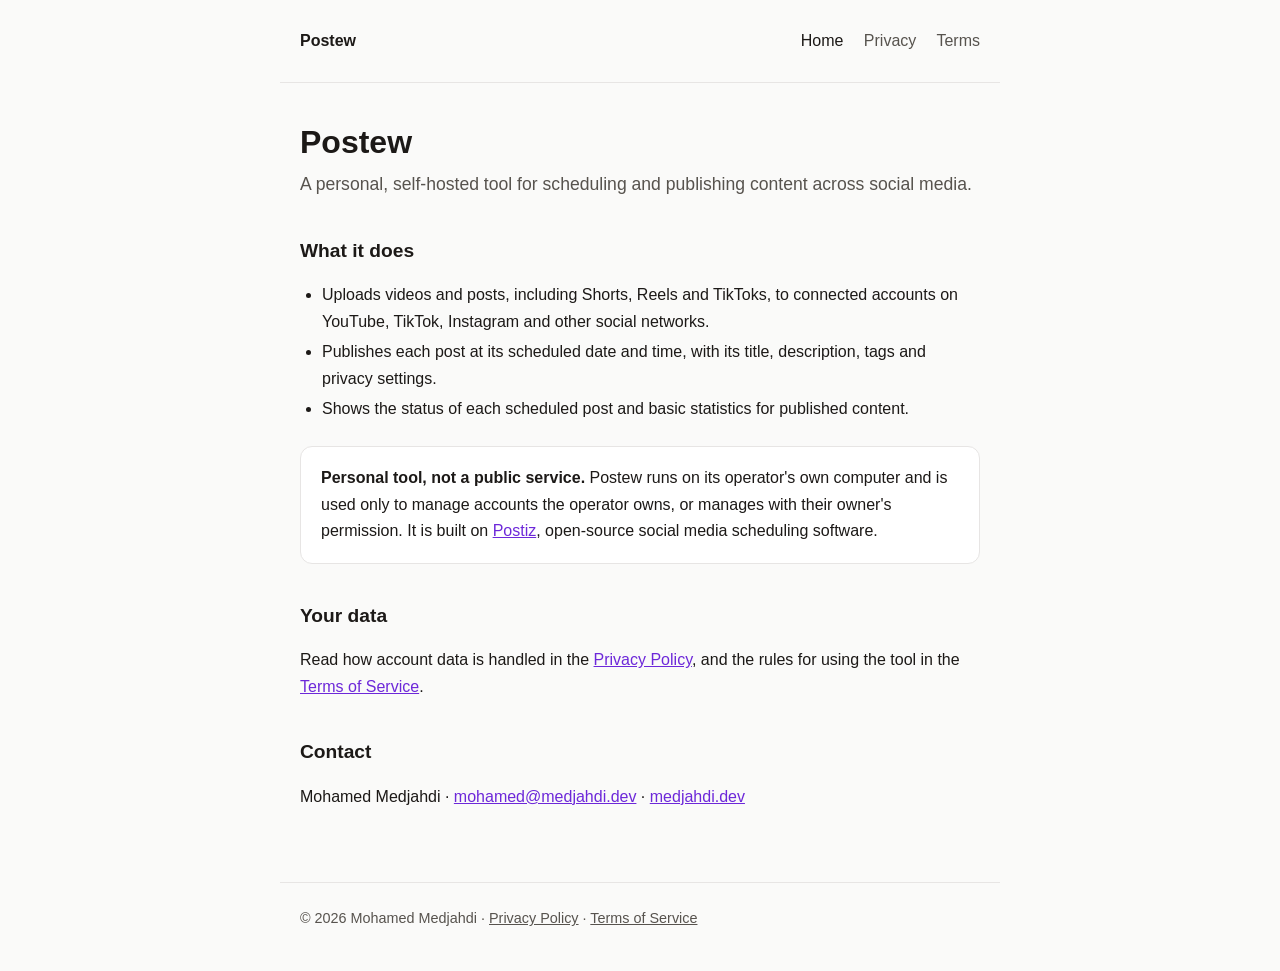
<file: index.html>
<!doctype html>
<html lang="en">
<head>
  <meta charset="utf-8">
  <meta name="viewport" content="width=device-width, initial-scale=1">
  <title>Postew</title>
  <meta name="description" content="Postew is a personal, self-hosted tool that schedules and publishes videos and posts to YouTube, TikTok, Instagram and other social networks.">
  <link rel="stylesheet" href="style.css">
</head>
<body>
  <header>
    <a class="brand" href="./">Postew</a>
    <nav>
      <a href="./" aria-current="page">Home</a>
      <a href="privacy.html">Privacy</a>
      <a href="terms.html">Terms</a>
    </nav>
  </header>

  <main>
    <h1>Postew</h1>
    <p class="lead">A personal, self-hosted tool for scheduling and publishing content across social media.</p>

    <h2>What it does</h2>
    <ul>
      <li>Uploads videos and posts, including Shorts, Reels and TikToks, to connected accounts on YouTube, TikTok, Instagram and other social networks.</li>
      <li>Publishes each post at its scheduled date and time, with its title, description, tags and privacy settings.</li>
      <li>Shows the status of each scheduled post and basic statistics for published content.</li>
    </ul>

    <div class="card">
      <strong>Personal tool, not a public service.</strong>
      Postew runs on its operator's own computer and is used only to manage accounts the operator owns, or manages with their owner's permission.
      It is built on <a href="https://github.com/gitroomhq/postiz-app">Postiz</a>, open-source social media scheduling software.
    </div>

    <h2>Your data</h2>
    <p>Read how account data is handled in the <a href="privacy.html">Privacy Policy</a>, and the rules for using the tool in the <a href="terms.html">Terms of Service</a>.</p>

    <h2>Contact</h2>
    <p>Mohamed Medjahdi &middot; <a href="mailto:mohamed@medjahdi.dev">mohamed@medjahdi.dev</a> &middot; <a href="https://medjahdi.dev">medjahdi.dev</a></p>
  </main>

  <footer>
    &copy; 2026 Mohamed Medjahdi &middot; <a href="privacy.html">Privacy Policy</a> &middot; <a href="terms.html">Terms of Service</a>
  </footer>
</body>
</html>
</file>
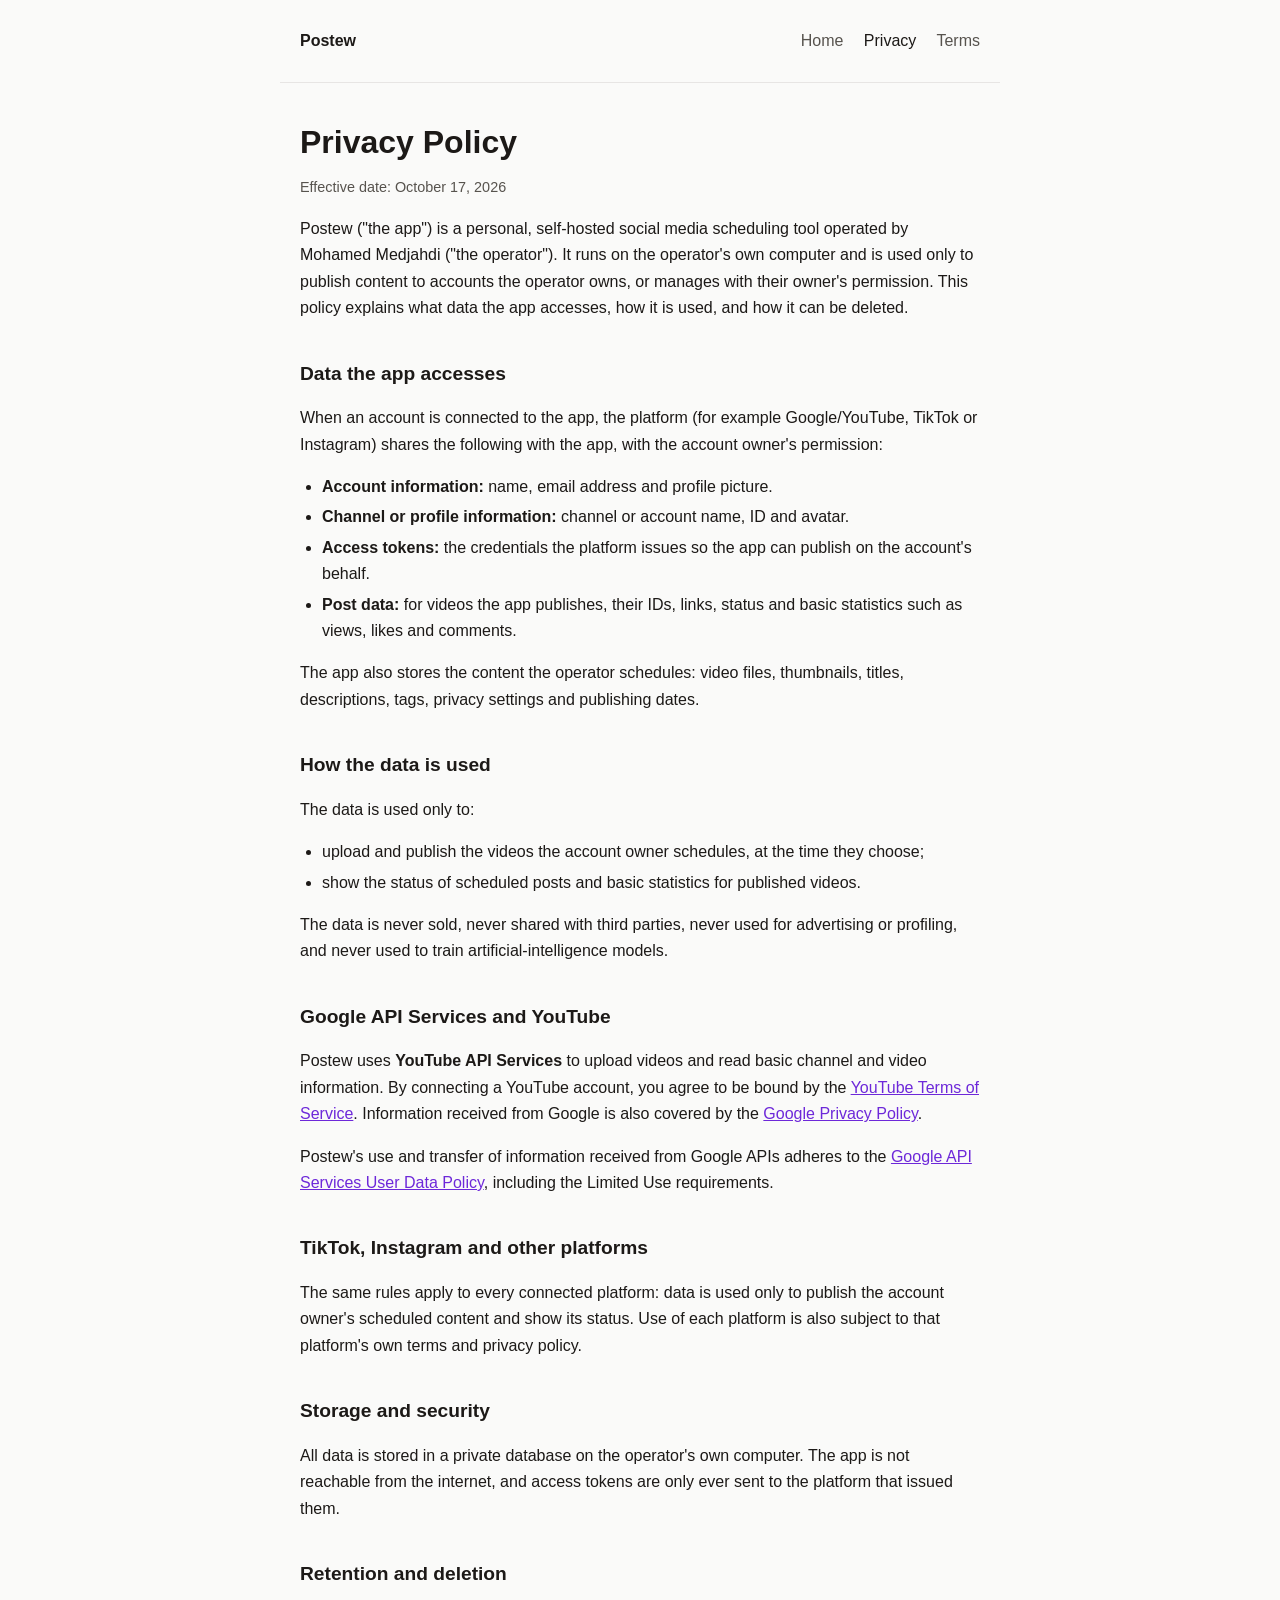
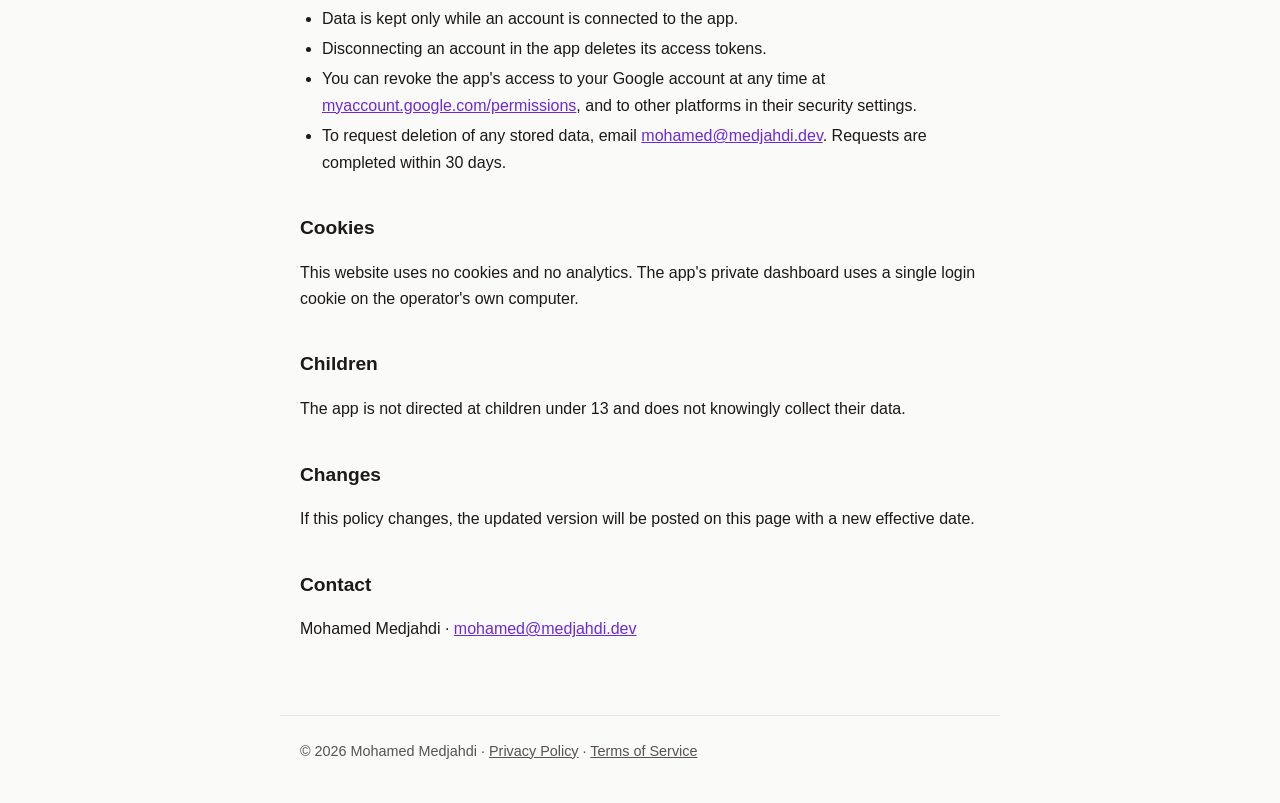
<file: privacy.html>
<!doctype html>
<html lang="en">
<head>
  <meta charset="utf-8">
  <meta name="viewport" content="width=device-width, initial-scale=1">
  <title>Privacy Policy · Postew</title>
  <meta name="description" content="How Postew collects, uses, stores and deletes data from connected social media accounts.">
  <link rel="stylesheet" href="style.css">
</head>
<body>
  <header>
    <a class="brand" href="./">Postew</a>
    <nav>
      <a href="./">Home</a>
      <a href="privacy.html" aria-current="page">Privacy</a>
      <a href="terms.html">Terms</a>
    </nav>
  </header>

  <main>
    <h1>Privacy Policy</h1>
    <p class="updated">Effective date: October 17, 2026</p>

    <p>Postew ("the app") is a personal, self-hosted social media scheduling tool operated by Mohamed Medjahdi ("the operator"). It runs on the operator's own computer and is used only to publish content to accounts the operator owns, or manages with their owner's permission. This policy explains what data the app accesses, how it is used, and how it can be deleted.</p>

    <h2>Data the app accesses</h2>
    <p>When an account is connected to the app, the platform (for example Google/YouTube, TikTok or Instagram) shares the following with the app, with the account owner's permission:</p>
    <ul>
      <li><strong>Account information:</strong> name, email address and profile picture.</li>
      <li><strong>Channel or profile information:</strong> channel or account name, ID and avatar.</li>
      <li><strong>Access tokens:</strong> the credentials the platform issues so the app can publish on the account's behalf.</li>
      <li><strong>Post data:</strong> for videos the app publishes, their IDs, links, status and basic statistics such as views, likes and comments.</li>
    </ul>
    <p>The app also stores the content the operator schedules: video files, thumbnails, titles, descriptions, tags, privacy settings and publishing dates.</p>

    <h2>How the data is used</h2>
    <p>The data is used only to:</p>
    <ul>
      <li>upload and publish the videos the account owner schedules, at the time they choose;</li>
      <li>show the status of scheduled posts and basic statistics for published videos.</li>
    </ul>
    <p>The data is never sold, never shared with third parties, never used for advertising or profiling, and never used to train artificial-intelligence models.</p>

    <h2>Google API Services and YouTube</h2>
    <p>Postew uses <strong>YouTube API Services</strong> to upload videos and read basic channel and video information. By connecting a YouTube account, you agree to be bound by the <a href="https://www.youtube.com/t/terms">YouTube Terms of Service</a>. Information received from Google is also covered by the <a href="https://policies.google.com/privacy">Google Privacy Policy</a>.</p>
    <p>Postew's use and transfer of information received from Google APIs adheres to the <a href="https://developers.google.com/terms/api-services-user-data-policy">Google API Services User Data Policy</a>, including the Limited Use requirements.</p>

    <h2>TikTok, Instagram and other platforms</h2>
    <p>The same rules apply to every connected platform: data is used only to publish the account owner's scheduled content and show its status. Use of each platform is also subject to that platform's own terms and privacy policy.</p>

    <h2>Storage and security</h2>
    <p>All data is stored in a private database on the operator's own computer. The app is not reachable from the internet, and access tokens are only ever sent to the platform that issued them.</p>

    <h2>Retention and deletion</h2>
    <ul>
      <li>Data is kept only while an account is connected to the app.</li>
      <li>Disconnecting an account in the app deletes its access tokens.</li>
      <li>You can revoke the app's access to your Google account at any time at <a href="https://myaccount.google.com/permissions">myaccount.google.com/permissions</a>, and to other platforms in their security settings.</li>
      <li>To request deletion of any stored data, email <a href="mailto:mohamed@medjahdi.dev">mohamed@medjahdi.dev</a>. Requests are completed within 30 days.</li>
    </ul>

    <h2>Cookies</h2>
    <p>This website uses no cookies and no analytics. The app's private dashboard uses a single login cookie on the operator's own computer.</p>

    <h2>Children</h2>
    <p>The app is not directed at children under 13 and does not knowingly collect their data.</p>

    <h2>Changes</h2>
    <p>If this policy changes, the updated version will be posted on this page with a new effective date.</p>

    <h2>Contact</h2>
    <p>Mohamed Medjahdi &middot; <a href="mailto:mohamed@medjahdi.dev">mohamed@medjahdi.dev</a></p>
  </main>

  <footer>
    &copy; 2026 Mohamed Medjahdi &middot; <a href="privacy.html">Privacy Policy</a> &middot; <a href="terms.html">Terms of Service</a>
  </footer>
</body>
</html>
</file>
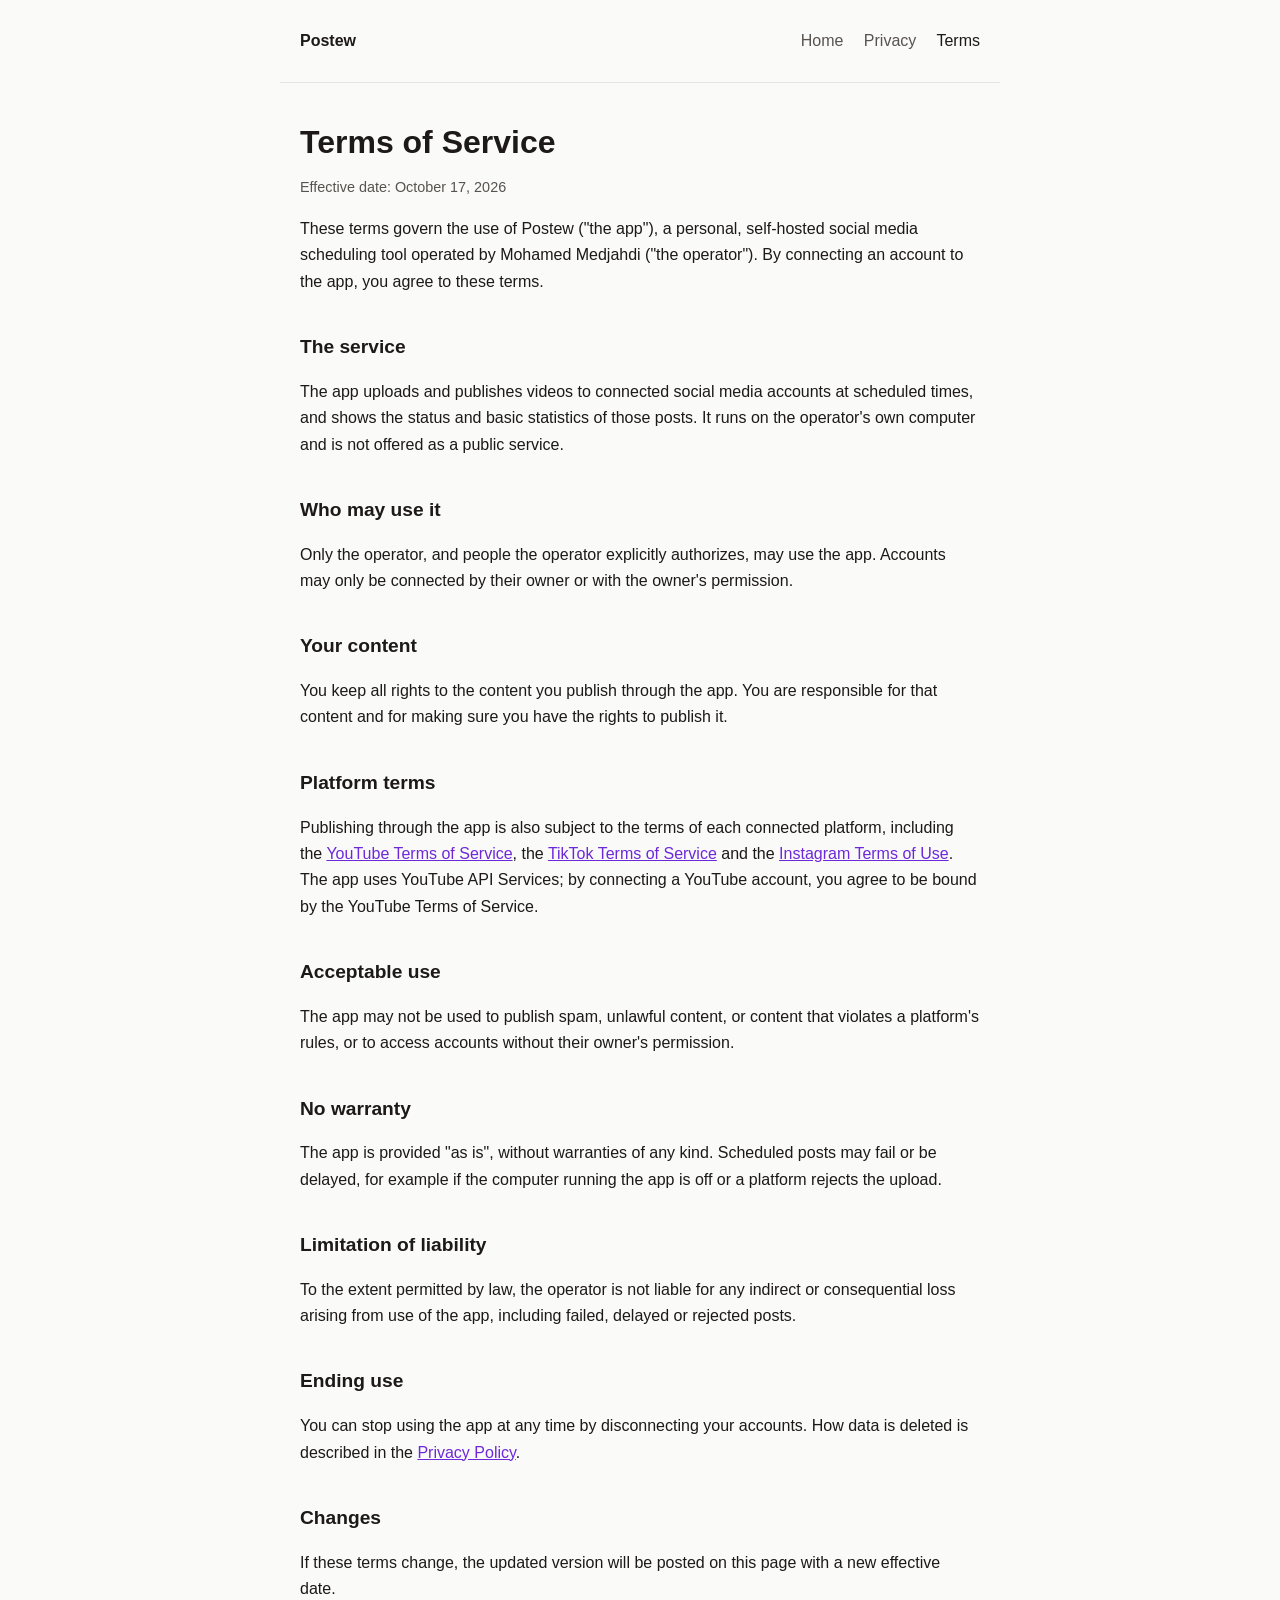
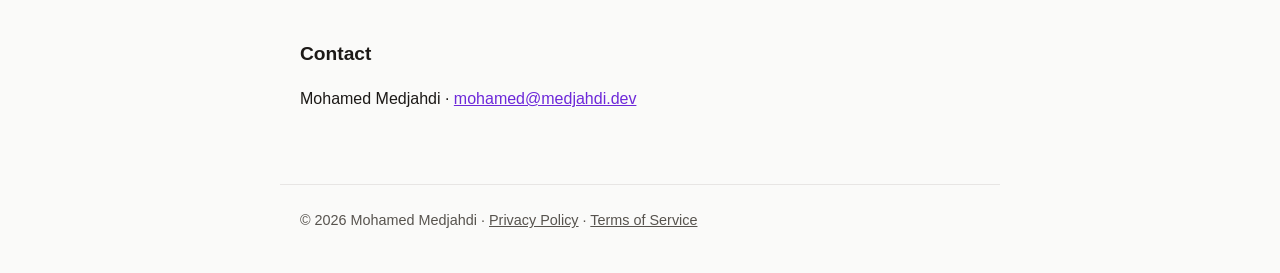
<file: terms.html>
<!doctype html>
<html lang="en">
<head>
  <meta charset="utf-8">
  <meta name="viewport" content="width=device-width, initial-scale=1">
  <title>Terms of Service · Postew</title>
  <meta name="description" content="Terms of Service for Postew, a personal self-hosted social media scheduling tool.">
  <link rel="stylesheet" href="style.css">
</head>
<body>
  <header>
    <a class="brand" href="./">Postew</a>
    <nav>
      <a href="./">Home</a>
      <a href="privacy.html">Privacy</a>
      <a href="terms.html" aria-current="page">Terms</a>
    </nav>
  </header>

  <main>
    <h1>Terms of Service</h1>
    <p class="updated">Effective date: October 17, 2026</p>

    <p>These terms govern the use of Postew ("the app"), a personal, self-hosted social media scheduling tool operated by Mohamed Medjahdi ("the operator"). By connecting an account to the app, you agree to these terms.</p>

    <h2>The service</h2>
    <p>The app uploads and publishes videos to connected social media accounts at scheduled times, and shows the status and basic statistics of those posts. It runs on the operator's own computer and is not offered as a public service.</p>

    <h2>Who may use it</h2>
    <p>Only the operator, and people the operator explicitly authorizes, may use the app. Accounts may only be connected by their owner or with the owner's permission.</p>

    <h2>Your content</h2>
    <p>You keep all rights to the content you publish through the app. You are responsible for that content and for making sure you have the rights to publish it.</p>

    <h2>Platform terms</h2>
    <p>Publishing through the app is also subject to the terms of each connected platform, including the <a href="https://www.youtube.com/t/terms">YouTube Terms of Service</a>, the <a href="https://www.tiktok.com/legal/page/global/terms-of-service/en">TikTok Terms of Service</a> and the <a href="https://help.instagram.com/581066165581870">Instagram Terms of Use</a>. The app uses YouTube API Services; by connecting a YouTube account, you agree to be bound by the YouTube Terms of Service.</p>

    <h2>Acceptable use</h2>
    <p>The app may not be used to publish spam, unlawful content, or content that violates a platform's rules, or to access accounts without their owner's permission.</p>

    <h2>No warranty</h2>
    <p>The app is provided "as is", without warranties of any kind. Scheduled posts may fail or be delayed, for example if the computer running the app is off or a platform rejects the upload.</p>

    <h2>Limitation of liability</h2>
    <p>To the extent permitted by law, the operator is not liable for any indirect or consequential loss arising from use of the app, including failed, delayed or rejected posts.</p>

    <h2>Ending use</h2>
    <p>You can stop using the app at any time by disconnecting your accounts. How data is deleted is described in the <a href="privacy.html">Privacy Policy</a>.</p>

    <h2>Changes</h2>
    <p>If these terms change, the updated version will be posted on this page with a new effective date.</p>

    <h2>Contact</h2>
    <p>Mohamed Medjahdi &middot; <a href="mailto:mohamed@medjahdi.dev">mohamed@medjahdi.dev</a></p>
  </main>

  <footer>
    &copy; 2026 Mohamed Medjahdi &middot; <a href="privacy.html">Privacy Policy</a> &middot; <a href="terms.html">Terms of Service</a>
  </footer>
</body>
</html>
</file>
<file: style.css>
:root {
  --bg: #fafaf9;
  --fg: #1c1917;
  --muted: #57534e;
  --line: #e7e5e4;
  --card: #ffffff;
  --accent: #6d28d9;
}

@media (prefers-color-scheme: dark) {
  :root {
    --bg: #0c0a09;
    --fg: #f5f5f4;
    --muted: #a8a29e;
    --line: #292524;
    --card: #1c1917;
    --accent: #a78bfa;
  }
}

* { box-sizing: border-box; }

body {
  margin: 0;
  background: var(--bg);
  color: var(--fg);
  font: 16px/1.65 -apple-system, BlinkMacSystemFont, "Segoe UI", Roboto, Helvetica, Arial, sans-serif;
}

main, header, footer {
  max-width: 720px;
  margin: 0 auto;
  padding: 0 20px;
}

header {
  display: flex;
  align-items: center;
  justify-content: space-between;
  gap: 16px;
  padding-top: 28px;
  padding-bottom: 28px;
  border-bottom: 1px solid var(--line);
}

.brand {
  font-weight: 700;
  color: var(--fg);
  text-decoration: none;
}

nav a {
  color: var(--muted);
  text-decoration: none;
  margin-left: 16px;
}

nav a:hover, nav a[aria-current="page"] { color: var(--fg); }

main { padding-top: 40px; padding-bottom: 56px; }

h1 { font-size: 2rem; line-height: 1.2; margin: 0 0 8px; }
h2 { font-size: 1.2rem; margin: 36px 0 8px; }

.lead { color: var(--muted); font-size: 1.1rem; margin-top: 0; }
.updated { color: var(--muted); font-size: 0.9rem; }

a { color: var(--accent); }

ul { padding-left: 22px; }
li { margin: 4px 0; }

.card {
  background: var(--card);
  border: 1px solid var(--line);
  border-radius: 12px;
  padding: 18px 20px;
  margin: 24px 0;
}

footer {
  padding-top: 24px;
  padding-bottom: 40px;
  border-top: 1px solid var(--line);
  color: var(--muted);
  font-size: 0.9rem;
}

footer a { color: var(--muted); }

@media (max-width: 520px) {
  header { flex-direction: column; align-items: flex-start; }
  nav a { margin: 0 16px 0 0; }
}
</file>
